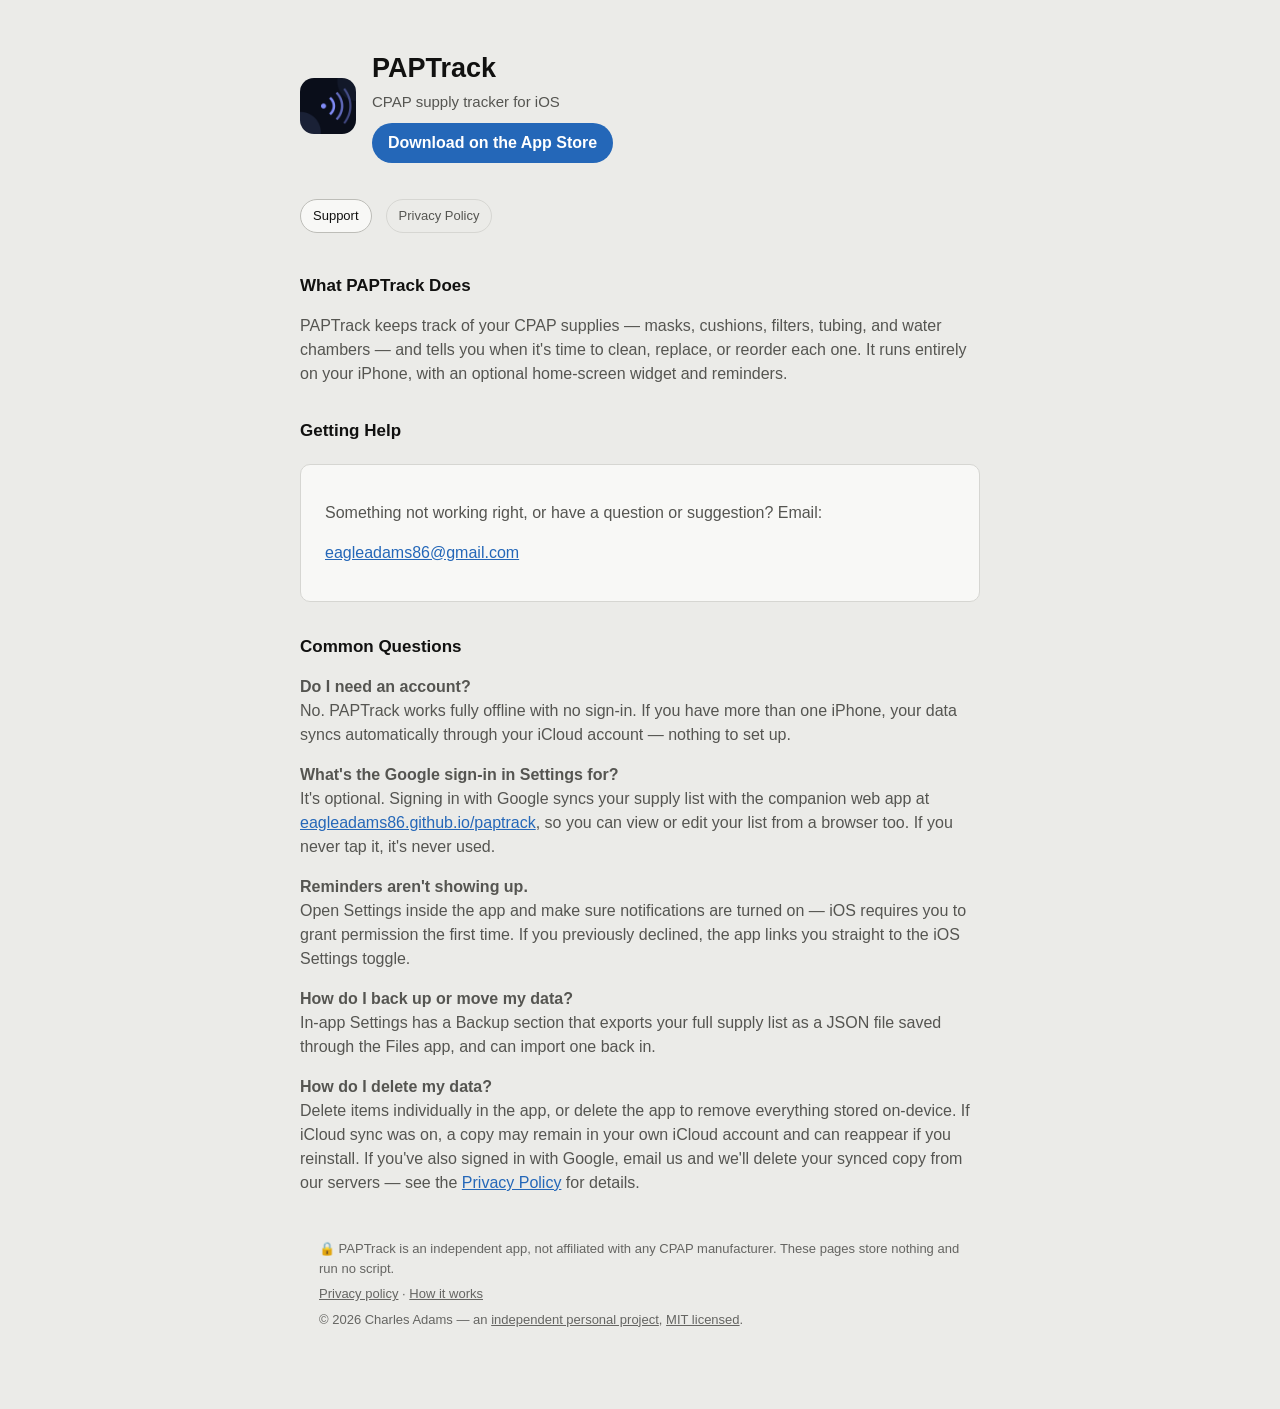
<file: index.html>
<!doctype html>
<html lang="en" data-theme="auto">
<head>
<meta charset="utf-8">
<meta name="viewport" content="width=device-width, initial-scale=1">
<!-- Every page on eagleadams86.github.io shares one browser origin with the
     other apps' saved data, so even a static page carries a CSP: no script at
     all, and styles and images only from this site. -->
<meta http-equiv="Content-Security-Policy" content="default-src 'none'; style-src 'self'; img-src 'self'; base-uri 'none'; form-action 'none'">
<title>PAPTrack — Support</title>
<link rel="icon" type="image/png" href="assets/icon.png">
<link rel="stylesheet" href="theme.css">
<link rel="stylesheet" href="style.css?v=7">
</head>
<body>
<div class="wrap">
  <header class="hero">
    <img src="assets/icon.png" alt="">
    <div>
      <h1>PAPTrack</h1>
      <p>CPAP supply tracker for iOS</p>
      <a class="store-link" href="https://apps.apple.com/us/app/paptrack-cpap-supply-tracker/id6793314905">Download on the App Store</a>
    </div>
  </header>

  <nav class="links">
    <a href="index.html" class="active" aria-current="page">Support</a>
    <a href="privacy.html">Privacy Policy</a>
  </nav>

  <!-- A real <main>, so the page's content is a landmark a screen reader can
       jump straight to — and so the <footer> below is genuinely the OTHER end
       of the document rather than the only landmark on a page with no main
       content. A <footer> nested in main/article/section is not contentinfo at
       all, which is why this closes before it and why .wrap stays an ordinary
       <div>. Both pages here, matching every sibling app. -->
  <main>

  <h2>What PAPTrack Does</h2>
  <p>PAPTrack keeps track of your CPAP supplies — masks, cushions, filters, tubing, and water chambers — and tells you when it's time to clean, replace, or reorder each one. It runs entirely on your iPhone, with an optional home-screen widget and reminders.</p>

  <h2>Getting Help</h2>
  <div class="card">
    <p>Something not working right, or have a question or suggestion? Email:</p>
    <p><a href="mailto:eagleadams86@gmail.com">eagleadams86@gmail.com</a></p>
  </div>

  <h2>Common Questions</h2>

  <p><strong>Do I need an account?</strong><br>
  No. PAPTrack works fully offline with no sign-in. If you have more than one iPhone, your data syncs automatically through your iCloud account — nothing to set up.</p>

  <p><strong>What's the Google sign-in in Settings for?</strong><br>
  It's optional. Signing in with Google syncs your supply list with the companion web app at <a href="https://eagleadams86.github.io/paptrack/">eagleadams86.github.io/paptrack</a>, so you can view or edit your list from a browser too. If you never tap it, it's never used.</p>

  <p><strong>Reminders aren't showing up.</strong><br>
  Open Settings inside the app and make sure notifications are turned on — iOS requires you to grant permission the first time. If you previously declined, the app links you straight to the iOS Settings toggle.</p>

  <p><strong>How do I back up or move my data?</strong><br>
  In-app Settings has a Backup section that exports your full supply list as a JSON file saved through the Files app, and can import one back in.</p>

  <p><strong>How do I delete my data?</strong><br>
  Delete items individually in the app, or delete the app to remove everything stored on-device. If iCloud sync was on, a copy may remain in your own iCloud account and can reappear if you reinstall. If you've also signed in with Google, email us and we'll delete your synced copy from our servers — see the <a href="privacy.html">Privacy Policy</a> for details.</p>

  </main>

  <!-- The footer every public page in this account carries. The repo link is
       labelled "How it works" family-wide, and the authorship line is the one
       the sibling apps carry, verbatim. .meta draws the separator rule above
       it; .meta.plain is the same ink without a second rule. -->
  <footer>
    <div class="footnotes">
      <p class="privacy" id="privacyNote">🔒 PAPTrack is an independent app, not affiliated with
        any CPAP manufacturer. These pages store nothing and run no script.</p>
      <p class="privacy privacy-links"><a href="privacy.html">Privacy policy</a> &middot;
        <a href="https://github.com/eagleadams86/paptrack-support" target="_blank" rel="noopener noreferrer">How it works</a></p>
      <p class="privacy privacy-links">&copy; 2026 Charles Adams — an
        <a href="https://github.com/eagleadams86/paptrack-support/blob/main/NOTICE"
           target="_blank" rel="noopener noreferrer">independent personal project</a>,
        <a href="https://github.com/eagleadams86/paptrack-support/blob/main/LICENSE"
           target="_blank" rel="noopener noreferrer">MIT licensed</a>.</p>
    </div>
  </footer>
</div>
</body>
</html>
</file>
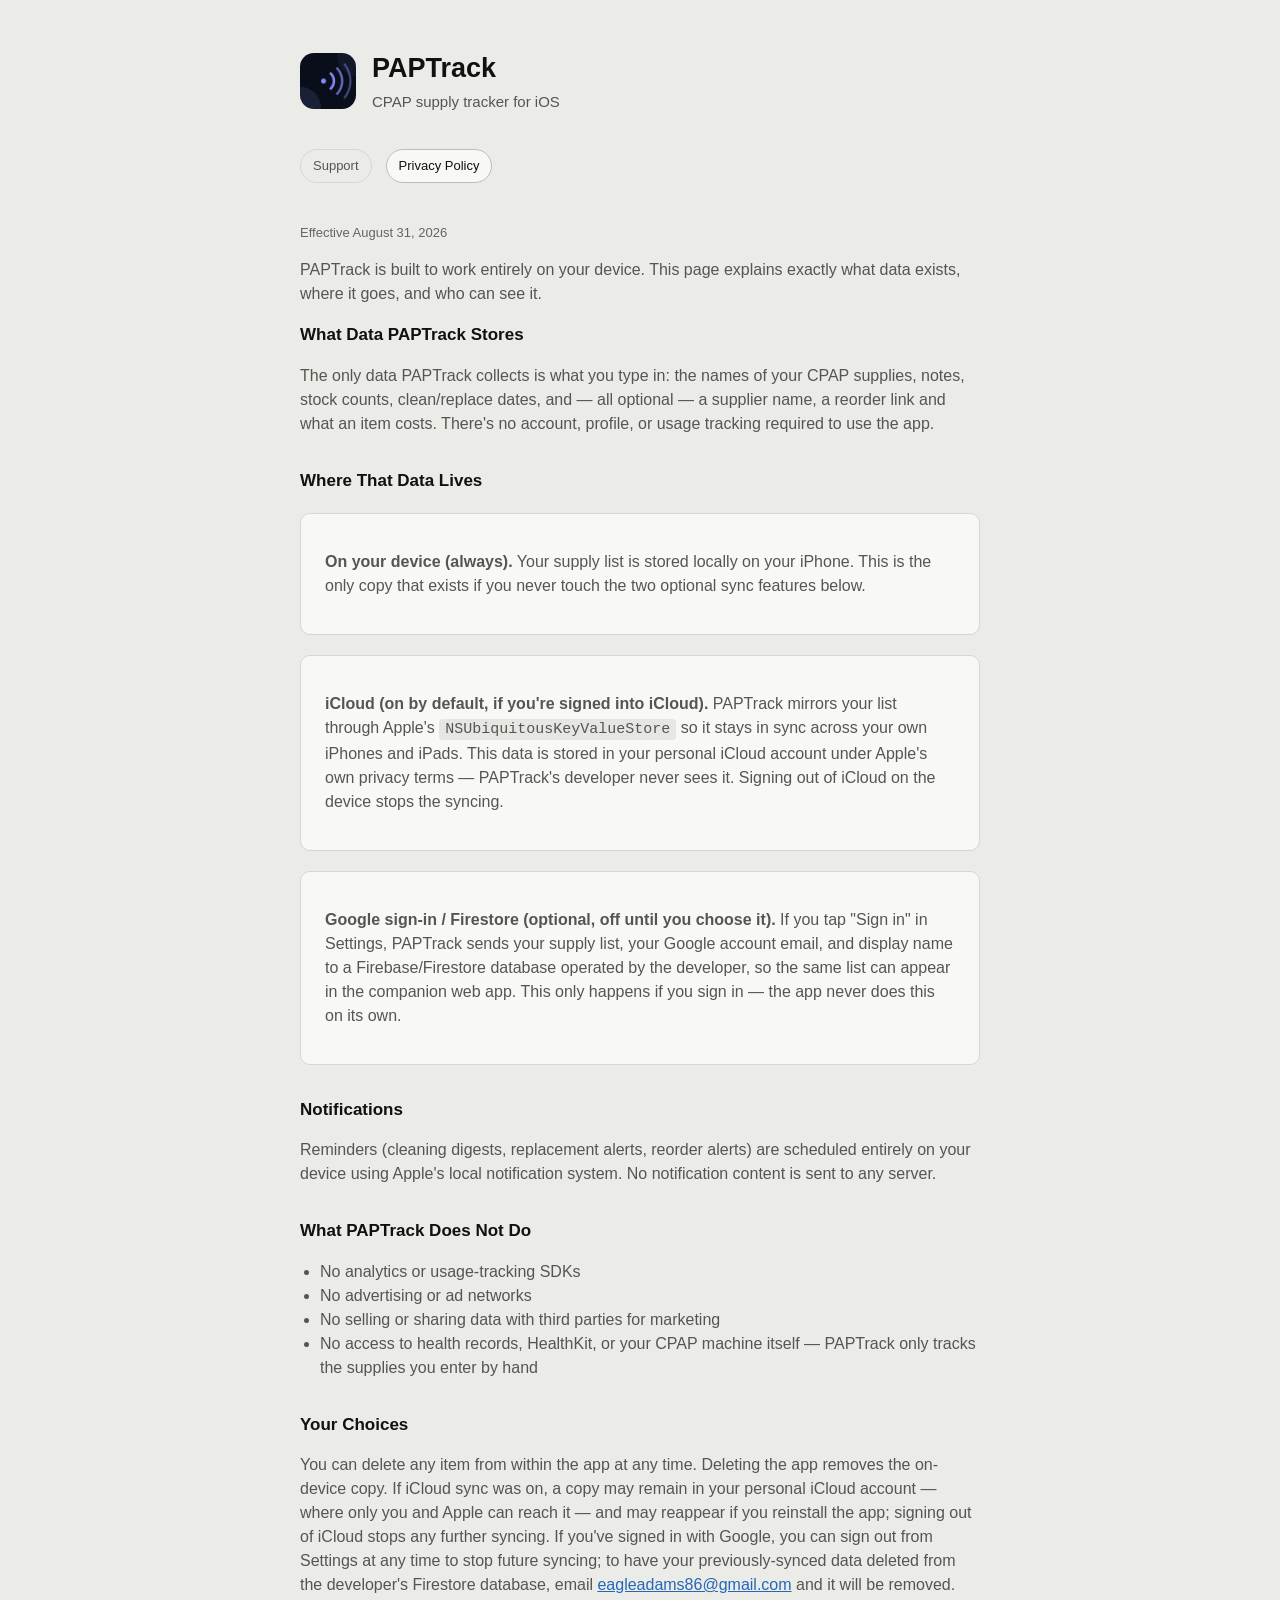
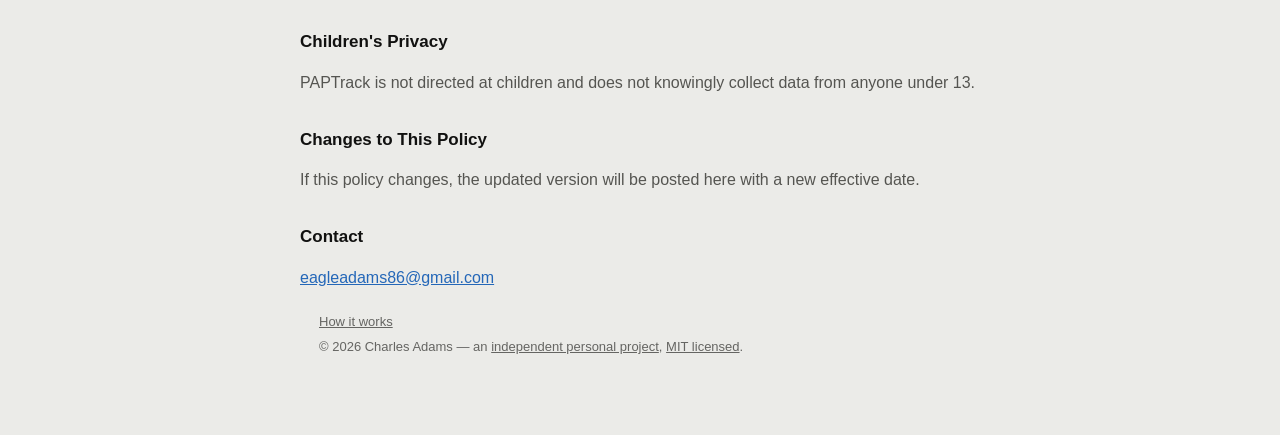
<file: privacy.html>
<!doctype html>
<html lang="en" data-theme="auto">
<head>
<meta charset="utf-8">
<meta name="viewport" content="width=device-width, initial-scale=1">
<!-- Same CSP as index.html — see the note there. -->
<meta http-equiv="Content-Security-Policy" content="default-src 'none'; style-src 'self'; img-src 'self'; base-uri 'none'; form-action 'none'">
<title>PAPTrack — Privacy Policy</title>
<link rel="icon" type="image/png" href="assets/icon.png">
<link rel="stylesheet" href="theme.css">
<link rel="stylesheet" href="style.css?v=7">
</head>
<body>
<div class="wrap">
  <header class="hero">
    <img src="assets/icon.png" alt="">
    <div>
      <h1>PAPTrack</h1>
      <p>CPAP supply tracker for iOS</p>
    </div>
  </header>

  <nav class="links">
    <a href="index.html">Support</a>
    <a href="privacy.html" class="active" aria-current="page">Privacy Policy</a>
  </nav>

  <!-- A real <main>, for the same reason as index.html beside it — see the note
       there. The effective date belongs inside it: it qualifies the policy. -->
  <main>

  <p class="meta plain">Effective August 31, 2026</p>

  <p>PAPTrack is built to work entirely on your device. This page explains exactly what data exists, where it goes, and who can see it.</p>

  <h2>What Data PAPTrack Stores</h2>
  <p>The only data PAPTrack collects is what you type in: the names of your CPAP supplies, notes, stock counts, clean/replace dates, and — all optional — a supplier name, a reorder link and what an item costs. There's no account, profile, or usage tracking required to use the app.</p>

  <h2>Where That Data Lives</h2>
  <div class="card">
    <p><strong>On your device (always).</strong> Your supply list is stored locally on your iPhone. This is the only copy that exists if you never touch the two optional sync features below.</p>
  </div>
  <div class="card">
    <p><strong>iCloud (on by default, if you're signed into iCloud).</strong> PAPTrack mirrors your list through Apple's <code>NSUbiquitousKeyValueStore</code> so it stays in sync across your own iPhones and iPads. This data is stored in your personal iCloud account under Apple's own privacy terms — PAPTrack's developer never sees it. Signing out of iCloud on the device stops the syncing.</p>
  </div>
  <div class="card">
    <p><strong>Google sign-in / Firestore (optional, off until you choose it).</strong> If you tap "Sign in" in Settings, PAPTrack sends your supply list, your Google account email, and display name to a Firebase/Firestore database operated by the developer, so the same list can appear in the companion web app. This only happens if you sign in — the app never does this on its own.</p>
  </div>

  <h2>Notifications</h2>
  <p>Reminders (cleaning digests, replacement alerts, reorder alerts) are scheduled entirely on your device using Apple's local notification system. No notification content is sent to any server.</p>

  <h2>What PAPTrack Does Not Do</h2>
  <ul>
    <li>No analytics or usage-tracking SDKs</li>
    <li>No advertising or ad networks</li>
    <li>No selling or sharing data with third parties for marketing</li>
    <li>No access to health records, HealthKit, or your CPAP machine itself — PAPTrack only tracks the supplies you enter by hand</li>
  </ul>

  <h2>Your Choices</h2>
  <p>You can delete any item from within the app at any time. Deleting the app removes the on-device copy. If iCloud sync was on, a copy may remain in your personal iCloud account — where only you and Apple can reach it — and may reappear if you reinstall the app; signing out of iCloud stops any further syncing. If you've signed in with Google, you can sign out from Settings at any time to stop future syncing; to have your previously-synced data deleted from the developer's Firestore database, email <a href="mailto:eagleadams86@gmail.com">eagleadams86@gmail.com</a> and it will be removed.</p>

  <h2>Children's Privacy</h2>
  <p>PAPTrack is not directed at children and does not knowingly collect data from anyone under 13.</p>

  <h2>Changes to This Policy</h2>
  <p>If this policy changes, the updated version will be posted here with a new effective date.</p>

  <h2>Contact</h2>
  <p><a href="mailto:eagleadams86@gmail.com">eagleadams86@gmail.com</a></p>

  </main>

  <!-- The footer every public page in this account carries — the same one
       index.html has, without the "not affiliated" line, which belongs beside
       the app description rather than beside a policy. -->
  <footer>
  <div class="footnotes">
    <!-- NO privacy link here, unlike the app's own footer — you are standing on
         that page. That absence is asserted by the suite, not merely omitted. -->
    <p class="privacy privacy-links"><a href="https://github.com/eagleadams86/paptrack-support" target="_blank" rel="noopener noreferrer">How it works</a></p>
    <p class="privacy privacy-links">&copy; 2026 Charles Adams — an
      <a href="https://github.com/eagleadams86/paptrack-support/blob/main/NOTICE"
         target="_blank" rel="noopener noreferrer">independent personal project</a>,
      <a href="https://github.com/eagleadams86/paptrack-support/blob/main/LICENSE"
         target="_blank" rel="noopener noreferrer">MIT licensed</a>.</p>
  </div>
</footer>
</div>
</body>
</html>
</file>
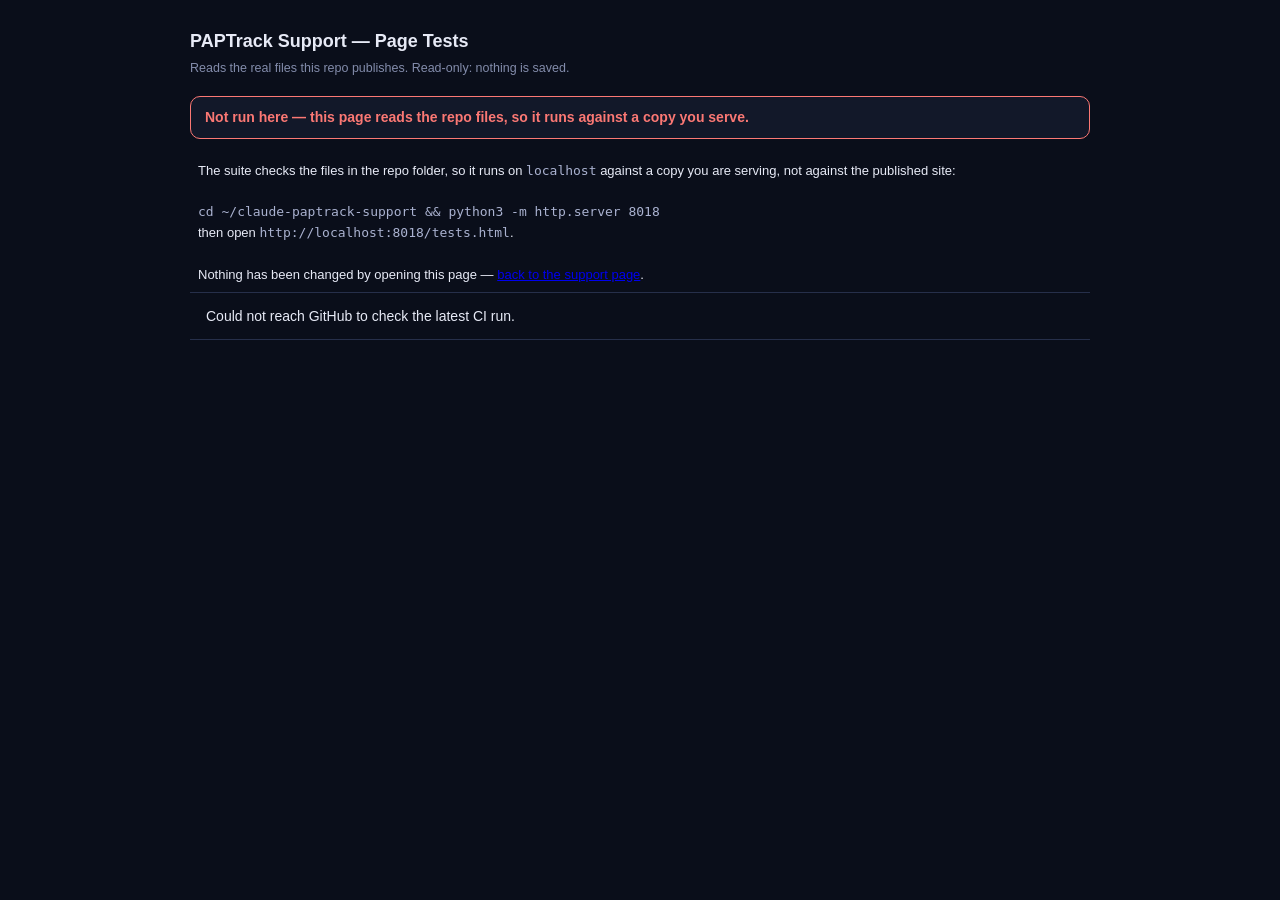
<file: tests.html>
<!DOCTYPE html>
<html lang="en" data-theme="midnight">
<head>
<meta charset="utf-8">
<!-- api.github.com is the CI-scorecard line at the foot of this file, and the
     only off-origin host any page in this repo names. It is here because this
     page is published beside the ones it tests and refuses to RUN there, so
     without it a reader on the live site is told the suite cannot run and
     nothing at all about whether it passes. One public, unauthenticated read of
     a workflow's run list, from a dev page that already runs script. Every
     sibling repo's suite names the same host for the same line. -->
<meta http-equiv="Content-Security-Policy" content="default-src 'none'; script-src 'unsafe-inline'; style-src 'unsafe-inline'; img-src 'self'; connect-src 'self' https://api.github.com; base-uri 'none'; form-action 'none'">
<meta name="viewport" content="width=device-width, initial-scale=1.0">
<title>PAPTrack Support — Tests</title>
<style>
  /* Dev-only page. This repo has no app logic to test — its whole job is holding
     three things that keep GitHub Pages honest (`.nojekyll`, `index.html`, and a
     CSP on every page), so the suite reads the files and asserts on their text
     rather than booting anything. That is also why there is no hidden iframe
     here, unlike the sibling repos' suites.

     Serve over http://localhost (python3 -m http.server 8018), then open
     http://localhost:8018/tests.html. Read-only: nothing here writes anything.
     Colours are the Midnight palette from the theme pack (dev page, hardcoded —
     this page must keep working even if theme.css is the thing that broke). */
  body { background: #0a0e1a; color: #e7eaf6; margin: 0;
         font: 14px/1.5 -apple-system, BlinkMacSystemFont, "Segoe UI", sans-serif; }
  .wrap { max-width: 900px; margin: 0 auto; padding: 28px 20px 60px; }
  h1 { font-size: 18px; margin: 0 0 4px; }
  .sub { color: #838cab; font-size: 12.5px; margin: 0 0 18px; }
  #summary { font-weight: 600; padding: 10px 14px; border-radius: 10px; margin-bottom: 16px;
             border: 1px solid #262f4a; background: #121829; }
  #summary.ok  { color: #72fe84; border-color: #72fe84; }
  #summary.bad { color: #fb7874; border-color: #fb7874; }
  table { width: 100%; border-collapse: collapse; font-size: 13px; }
  td { padding: 6px 8px; border-bottom: 1px solid #262f4a; vertical-align: top; }
  td.st { width: 28px; font-weight: 700; }
  tr.pass td.st { color: #72fe84; }
  tr.fail td.st { color: #fb7874; }
  tr.fail td.msg { color: #fb7874; }
  .msg { color: #838cab; font-size: 12px; white-space: pre-wrap; }
  .group td { padding-top: 16px; font-size: 11px; font-weight: 600; letter-spacing: .06em;
              text-transform: uppercase; color: #838cab; border-bottom-color: #374163; }
  code { color: #aab2d0; }
</style>
</head>
<body>
<div class="wrap">
  <h1>PAPTrack Support — Page Tests</h1>
  <p class="sub">Reads the real files this repo publishes. Read-only: nothing is saved.</p>
  <div id="summary">Loading files…</div>
  <table><tbody id="out"></tbody></table>
</div>

<script>
'use strict';

/* ── The pages this repo publishes ──────────────────────────────────────────
   Hard-coded, and it has to be: a browser cannot list a directory it is served
   from, and `index.html` means the server never offers one. ADD A NEW PAGE HERE
   when you add the file — otherwise it ships with no CSP check at all, which is
   the exact hole this suite exists to close. */
const PAGES = ['index.html', 'privacy.html'];
const APP_ID = 'id6793314905';
const STORE = 'https://apps.apple.com/us/app/paptrack-cpap-supply-tracker/' + APP_ID;

const SRC = {};              // filename -> text, filled by loadSources()
let NOJEKYLL = null;         // null = not fetched, string = its contents
let THEME = '';
let STYLE = '';

const TESTS = [];
function group(name) { TESTS.push({ group: name }); }
function t(name, fn) { TESTS.push({ name, fn }); }
/* `detail` is the value that FAILED, not more prose: `ok(w <= pin, 'it fits',
   w + 'px')` says what was expected and then shows what was actually there.
   Every suite in the family takes three arguments now (2026-08-26). It was two
   here, and a call site passing a third had its diagnostic silently dropped —
   the assertion still failed correctly, it just refused to say what it saw.
   CodeQL's js/superfluous-trailing-arguments caught it three separate times in
   one day, in three different repos, which is what settled the signature. */
function ok(cond, note, detail) {
  if (cond) return;
  throw new Error((note || 'expected truthy')
    + (detail === undefined ? '' : ' \u2014 got ' + detail));
}
/* ── The completeness floor ─────────────────────────────────────────────────
   "Everything that ran passed" is only half an answer. Nothing above counts the
   tests, so a group deleted by accident — or a `PAGES.forEach` that ends up
   iterating nothing — takes its tests out of the suite silently, and the page
   and CI both go on reporting green over whatever is left. CI checks the words
   `All N tests pass` and has never cared what N is.

   This is what makes the count itself an assertion. It is the number the suite
   registers today, so ADDING a test never fails the build; removing one does,
   which is the moment to ask whether it should have gone. Lower it deliberately
   when a test is deliberately retired. */
const EXPECTED = 37;
function eq(actual, expected, note) {
  const a = JSON.stringify(actual), e = JSON.stringify(expected);
  if (a !== e) throw new Error((note ? note + ': ' : '') + 'expected ' + e + ', got ' + a);
}
/* HTML comments explain things by naming them — including the very hosts and
   tags these tests forbid. Strip them before asserting, or the prose fails the
   test it is describing.

   Looped until the string stops changing, rather than a single .replace(). One
   pass over a multi-character delimiter can leave a NEW opener behind that the
   pass already went past — `<` `!--` `<` `!--` `--` `>` collapses to a live
   `<` `!--` on the way out — so a single pass is only as good as the input is
   well-formed. CodeQL's js/incomplete-multi-character-sanitization flagged
   exactly this within an hour of code scanning being switched on here, which is
   a fair advertisement for having switched it on. The stakes are low (this
   helper reads local repo files to assert on them, it does not sanitize
   anything a browser will render) but a test that can be fooled about what is
   commented out is a test that can miss a live off-origin script, so it is
   worth doing properly. */
const stripComments = (s) => {
  let out = s, prev;
  do { prev = out; out = out.replace(/<!--[\s\S]*?-->/g, ''); } while (out !== prev);
  return out;
};
const csp = (s) => (stripComments(s)
  .match(/http-equiv="Content-Security-Policy"\s+content="([^"]+)"/) || [])[1] || '';

group('The three files that keep GitHub Pages honest');
t('.nojekyll exists — without it Pages renders every .md as a page of its own', () => {
  ok(NOJEKYLL !== null,
     '.nojekyll is missing. Pages then Jekyll-renders README.md into a CSP-less page '
     + 'that pulls a script from cdnjs — on the origin that also holds the work apps\' '
     + 'data. This is the 2026-08-18 incident, exactly.');
});
t('.nojekyll is empty — its presence is the whole signal', () => {
  ok(NOJEKYLL !== null, 'skipped — .nojekyll is missing; see the test above');
  eq(NOJEKYLL.trim(), '', 'anything in this file is a misunderstanding of what it does');
});
t('index.html exists, so the site root is never README.md', () => {
  ok(SRC['index.html'], 'index.html is missing — Pages would serve a rendering of README.md');
  ok(/<!doctype html>/i.test(SRC['index.html']), 'and it is a real hand-written page');
});
t('neither page is a Jekyll rendering', () => {
  PAGES.forEach((f) => {
    const body = stripComments(SRC[f]);
    ok(csp(SRC[f]), f + ': a Jekyll rendering would carry no CSP at all');
    /* `<!-{2}` written that way on purpose — see the note in the prototypes suite;
       spelled out it would be an unbalanced comment opener inside this script and
       the whole file would silently stop executing. */
    ok(!/jekyll|<!-{2}\s*Generated by/i.test(body), f + ': generator fingerprint');
  });
});

group('Every page carries a Content-Security-Policy');
PAGES.forEach((f) => {
  t(f + ' has a CSP meta tag', () => {
    ok(csp(SRC[f]), 'no Content-Security-Policy on ' + f);
  });
  t(f + ' locks the three defaults down', () => {
    const c = csp(SRC[f]);
    ok(/default-src 'none'/.test(c), "default-src 'none' on " + f);
    ok(/base-uri 'none'/.test(c), "base-uri 'none' on " + f);
    ok(/form-action 'none'/.test(c), "form-action 'none' on " + f);
  });
  t(f + "'s CSP names no off-origin host", () => {
    ok(!/https?:\/\//.test(csp(SRC[f])), 'a CSP here must admit nothing external');
  });
});
t('both pages carry the SAME policy — one site, one guarantee', () => {
  eq(csp(SRC['privacy.html']), csp(SRC['index.html']),
     'the two pages have drifted apart; privacy.html says it uses "the same CSP as index.html"');
});

group('No script at all — and the CSP is what keeps it that way');
PAGES.forEach((f) => {
  t(f + ' contains no script element', () => {
    ok(!/<script/i.test(stripComments(SRC[f])),
       f + ' has a <script>, and the CSP has no script-src — it would be dead code');
  });
});
t('and no CSP here grants script-src, which is what makes that permanent', () => {
  PAGES.forEach((f) => {
    ok(!/script-src/.test(csp(SRC[f])),
       f + "'s CSP grew a script-src. If the page genuinely needs script now that is a "
       + 'deliberate decision — this test exists so it cannot happen by accident with '
       + 'the script silently blocked.');
  });
});

group('No inline style — style-src is \'self\' with no unsafe-inline');
/* README.md states this rule in so many words: "no inline style=… attributes
   here: put the rule in style.css (see .meta.plain) or the CSP will block it."
   It is the nastiest failure mode on this site, because a blocked inline style
   does not error — the page just quietly renders wrong. */
PAGES.forEach((f) => {
  t(f + ' has no inline style= attribute', () => {
    const s = stripComments(SRC[f]);
    const hits = s.match(/\sstyle="[^"]*"/gi) || [];
    eq(hits, [], f + ': the CSP has no \'unsafe-inline\', so these are silently dropped');
  });
  t(f + ' has no <style> block either', () => {
    ok(!/<style[\s>]/i.test(stripComments(SRC[f])),
       f + ': same reason — style-src is \'self\', so an inline block never applies');
  });
});

group('No third-party anything — the shared-origin rule');
PAGES.forEach((f) => {
  t(f + ' loads no off-origin script, style, image or font', () => {
    const s = stripComments(SRC[f]);
    const links = s.match(/<link\b[^>]*>/gi) || [];
    links.forEach((tag) => {
      /* rel=canonical and rel=alternate are metadata, not subresources: nothing
         is fetched and nothing executes. Everything else a <link> can do
         (stylesheet, icon, preload, prefetch) fetches, and stays on this site. */
      if (/\brel="(canonical|alternate)"/i.test(tag)) return;
      ok(!/href="https?:\/\//i.test(tag), 'off-origin <link> in ' + f + ': ' + tag);
    });
    ok(!/\bsrc="https?:\/\//i.test(s), 'off-origin src= in ' + f);
    ok(!/@import\s+url\(\s*['"]?https?:/i.test(s), '@import from another host in ' + f);
  });
});
t('style.css pulls nothing from another host either', () => {
  /* Guarded before the negations. Every assertion below is a NOT, and a NOT over
     an empty string passes — a file that failed to load would report green here. */
  ok(STYLE, 'style.css did not load — the negation below would pass on an empty string');
  ok(!/@import|url\(\s*['"]?https?:/i.test(STYLE), 'style.css reaches off-origin');
});

group('The shared palette — linked, and not re-invented locally');
PAGES.forEach((f) => {
  t(f + ' links theme.css BEFORE style.css', () => {
    const s = SRC[f];
    const theme = s.indexOf('href="theme.css"');
    const style = s.indexOf('href="style.css');
    ok(theme !== -1, f + ' does not link theme.css');
    ok(style !== -1, f + ' does not link style.css');
    ok(theme < style,
       f + ': style.css must come after theme.css — it layers on top of the tokens, '
       + 'and reversing them lets the palette win over this site\'s own layout');
  });
});
t('theme.css is the pack file, with all four themes', () => {
  ok(/GENERATED by build\.py/.test(THEME), 'theme.css is not the generated pack file');
  ['dark', 'light', 'sepia', 'auto'].forEach((th) =>
    ok(THEME.includes('[data-theme="' + th + '"]'), th + ' is missing from theme.css'));
});
t('every page opens on the family default, auto', () => {
  /* This site has no picker and saves nothing, so <html> is the WHOLE of its theme —
     there is no boot script to correct it a moment later. It had no data-theme at all
     until 2026-08-22, which meant it took :root's midnight whatever the reader's system
     said, while the app it supports followed it. The family default moved to auto on
     that date and this moved with it. */
  PAGES.forEach((f) => {
    ok(/<html[^>]*\sdata-theme="auto"/.test(SRC[f]),
      f + ' must carry data-theme="auto" on <html>, or it opens midnight on a light system '
      + 'while PAPTrack itself opens light');
  });
});
t('style.css holds layout only — no colour of its own', () => {
  /* The drift check. Shadows and rings are neutrals, allowed family-wide; a hex
     or an rgb() colour is a palette value and belongs in the pack. */
  ok(STYLE, 'style.css did not load — both checks below pass on an empty string');
  /* No box-shadow exemption any more: the family dropped elevation shadows on
     2026-08-23, so a `box-shadow` here would be both a new colour literal AND a
     new shadow, and this check should see it. */
  const body = STYLE.replace(/\/\*[\s\S]*?\*\//g, '');
  eq(body.match(/#[0-9a-fA-F]{3,8}\b/g) || [], [],
     'style.css hard-codes a colour instead of using a var(--…) token');
  eq(body.match(/rgba?\([0-9]/g) || [], [],
     'style.css hard-codes a colour instead of using a var(--…) token');
});
t('the pages hard-code no colour either', () => {
  PAGES.forEach((f) => {
    eq(stripComments(SRC[f]).match(/#[0-9a-fA-F]{3,8}\b/g) || [], [],
       f + ' hard-codes a colour instead of using a var(--…) token');
  });
});

group('The cache-buster on style.css');
t('both pages ask for the same version of style.css', () => {
  const v = (f) => (SRC[f].match(/href="style\.css\?v=(\d+)"/) || [])[1];
  ok(v('index.html'), 'index.html has no ?v= on style.css — a change would stay cached');
  eq(v('privacy.html'), v('index.html'),
     'the two pages ask for different versions of style.css; one of them will render stale');
});

group('What an App Store support page has to carry');
t('the store link points at the published app', () => {
  const s = SRC['index.html'];
  ok(s.includes(STORE), 'the App Store link is missing or points elsewhere');
  ok(s.includes(APP_ID), 'the app id must match the one in README.md');
});
t('each page links the other, so support and privacy are always reachable', () => {
  ok(SRC['index.html'].includes('href="privacy.html"'), 'index.html does not link the policy');
  ok(SRC['privacy.html'].includes('href="index.html"'), 'privacy.html does not link back');
});
t('both pages carry How it works, the copyright and the licence line', () => {
  PAGES.forEach((f) => {
    const s = SRC[f];
    ok(/>How it works<\/a>/.test(s), f + ': the repo link is labelled "How it works" family-wide');
    ok(s.includes('href="https://github.com/eagleadams86/paptrack-support"'),
       f + ': and points at this repo');
    ok(/MIT licensed/.test(s), f + ': the MIT authorship line');
    ok(/&copy; 2026 Charles Adams/.test(s), f + ': the copyright line');
  });
});
group('Landmarks — a real main, and a real footer after it');
/* Added 2026-08-21. Both pages had a <header>, a <nav> and then loose prose:
   no <main> at all, and a footer that was a styled <div>. A screen reader's
   landmark list is how a reader skips a page's furniture, and with no main
   there was nothing to skip TO. Same pair, same order, as every sibling app's
   privacy page. Comments are stripped first: the notes beside both elements
   name them in prose, so a page that lost the element and kept the note would
   otherwise still pass — which is the one way this could rot. */
PAGES.forEach((f) => {
  t(f + ' has a real <main>', () => {
    ok(/<main>/.test(stripComments(SRC[f])),
       f + ': no main landmark, so contentinfo would be the only one on the page');
  });
  t(f + ' has a real <footer>, and main closes before it', () => {
    const bare = stripComments(SRC[f]);
    ok(/<footer>/.test(bare),
       f + ': the footer is a styled <div> — that is not a contentinfo landmark');
    ok(bare.indexOf('</main>') < bare.indexOf('<footer>'),
       f + ': a <footer> inside main is not contentinfo at all');
  });
});
t('the pages draw their own focus ring rather than the browser\'s', () => {
  /* style-src here is 'self' with no unsafe-inline, so this can only live in
     style.css — and the pack's token is the only colour it may use. */
  ok(/:focus-visible/.test(STYLE), 'style.css declares no :focus-visible rule at all');
  ok(/--focus-border/.test(STYLE),
     'and it must draw the ring from the pack token, not a colour of its own');
});

t('the privacy policy still promises deletion on request', () => {
  /* README.md points at a runbook in the private iOS repo that only makes sense
     while this promise is on the page. If the wording goes, that note goes too. */
  ok(/delete/i.test(SRC['privacy.html']), 'privacy.html no longer mentions deletion');
  ok(/eagleadams86@gmail\.com/.test(SRC['privacy.html']),
     'and it must give the address the promise is made against');
});


/* ── The scorecard, where the suite itself can't run ─────────────────────────
   Refusing to run and then saying nothing about whether the tests pass is half
   an answer: the question someone opens this page to ask is "is it green?".
   The same suite runs headless in CI on every push, so ask GitHub how that went
   and show it here. Nothing is booted and nothing is stored — it is one public,
   unauthenticated read of a workflow's run list. Same block, same wording, as
   every sibling repo's suite.
─────────────────────────────────────────────────────────────────────────── */
function showLatestRun() {
  const tr = document.createElement('tr');
  const td = document.createElement('td');
  td.colSpan = 3;
  td.style.cssText = 'font-size:14px;line-height:1.6;padding:12px 16px';
  td.textContent = 'Checking the latest CI run…';
  tr.appendChild(td);
  document.getElementById('out').appendChild(tr);

  fetch('https://api.github.com/repos/eagleadams86/paptrack-support/actions/workflows/tests.yml/runs?branch=main&per_page=1')
    .then((r) => (r.ok ? r.json() : Promise.reject(r.status)))
    .then((d) => {
      const run = d && d.workflow_runs && d.workflow_runs[0];
      if (!run) { td.textContent = 'No CI runs found for this repository yet.'; return; }
      const done = run.status === 'completed';
      const okRun = run.conclusion === 'success';
      tr.className = !done ? '' : (okRun ? 'pass' : 'fail');
      const when = run.updated_at ? new Date(run.updated_at).toLocaleString() : '';
      const sha = String(run.head_sha || '').slice(0, 7);
      /* Only ever build an <a> when the API really did hand back a GitHub https
         URL — the same guard the app uses for any URL out of an API. */
      const url = String(run.html_url || '');
      td.textContent = (!done ? '⏳ The latest run is still going'
        : okRun ? '✓ The full suite passed in CI' : '✕ The suite FAILED in CI')
        + (when ? ' — ' + when : '') + (sha ? ' · commit ' + sha : '') + '. ';
      if (/^https:\/\/github\.com\//.test(url)) {
        const a = document.createElement('a');
        a.href = url; a.rel = 'noopener noreferrer';
        a.textContent = 'Open the run for the full scorecard';
        td.appendChild(a);
      }
    })
    .catch(() => { td.textContent = 'Could not reach GitHub to check the latest CI run.'; });
}

/* ── Runner ───────────────────────────────────────────────────────────────── */
const LOCAL_HOSTS = ['localhost', '127.0.0.1', '[::1]'];

async function loadSources() {
  const grab = async (f) => {
    try { const r = await fetch(f); return r.ok ? await r.text() : null; }
    catch (e) { return null; }
  };
  await Promise.all(PAGES.map(async (f) => { SRC[f] = await grab(f); }));
  NOJEKYLL = await grab('.nojekyll');
  THEME = await grab('theme.css') || '';
  STYLE = await grab('style.css') || '';
}

window.addEventListener('load', async () => {
  if (!LOCAL_HOSTS.includes(location.hostname)) return refuse();
  await loadSources();
  run();
});

/* Two ways to land here, needing different sentences: the published site, and a
   file:// copy off disk, where fetch() of a sibling file is blocked outright so
   every test would fail for a reason that is not about the repo. */
function refuse() {
  const onDisk = location.protocol === 'file:';
  const s = document.getElementById('summary');
  s.className = 'bad';
  s.textContent = onDisk
    ? 'Not run from a file — this page needs a local server.'
    : 'Not run here — this page reads the repo files, so it runs against a copy you serve.';
  const tr = document.createElement('tr');
  const td = document.createElement('td');
  td.colSpan = 3;
  td.style.cssText = 'font-size:13px;line-height:1.6';
  td.innerHTML = (onDisk
    ? 'The suite fetches the pages to read them, and a browser blocks fetching a sibling '
      + 'file when the page is opened straight off disk. Serve the folder instead:'
    : 'The suite checks the files in the repo folder, so it runs on <code>localhost</code> '
      + 'against a copy you are serving, not against the published site:') +
    '<br><br><code>cd ~/claude-paptrack-support &amp;&amp; python3 -m http.server 8018</code><br>' +
    'then open <code>http://localhost:8018/tests.html</code>.<br><br>' +
    'Nothing has been changed by opening this page — <a href="index.html">back to the support page</a>.';
  tr.appendChild(td);
  document.getElementById('out').appendChild(tr);
  showLatestRun();
}

function run() {
  const missing = PAGES.filter((f) => !SRC[f]);
  if (missing.length) {
    /* A page that would not load is a SETUP problem or a deleted file, and
       without this every test about it throws its own confusing error. */
    const s = document.getElementById('summary');
    s.className = 'bad';
    s.textContent = 'Could not read: ' + missing.join(', ') + ' — is this folder being served?';
    document.getElementById('out').innerHTML =
      '<tr><td class="msg" style="white-space:normal;font-family:inherit;font-size:13px">'
      + 'Run <code>cd ~/claude-paptrack-support &amp;&amp; python3 -m http.server 8018</code> and open '
      + '<code>http://localhost:8018/tests.html</code>. If the server is running, the file is '
      + 'genuinely gone — which is itself the failure this suite is for.</td></tr>';
    return;
  }
  const out = document.getElementById('out');
  let pass = 0, fail = 0;
  for (const item of TESTS) {
    if (item.group) {
      const tr = document.createElement('tr');
      tr.className = 'group';
      tr.innerHTML = '<td colspan="3"></td>';
      tr.firstChild.textContent = item.group;
      out.appendChild(tr);
      continue;
    }
    const tr = document.createElement('tr');
    const st = document.createElement('td'); st.className = 'st';
    const name = document.createElement('td'); name.textContent = item.name;
    const msg = document.createElement('td'); msg.className = 'msg';
    try {
      item.fn();
      tr.className = 'pass'; st.textContent = '✓'; pass++;
    } catch (e) {
      tr.className = 'fail'; st.textContent = '✕'; msg.textContent = e.message; fail++;
    }
    tr.appendChild(st); tr.appendChild(name); tr.appendChild(msg);
    out.appendChild(tr);
  }
  /* The floor — see EXPECTED at the top of this file. Written as a row of its
     own so it reads like any other failure, and counted into `fail` so the
     summary goes red and CI's `All N tests pass` check does not match. */
  if (pass + fail < EXPECTED) {
    const tr = document.createElement('tr');
    tr.className = 'fail';
    const st = document.createElement('td'); st.className = 'st'; st.textContent = '\u2715';
    const name = document.createElement('td');
    name.textContent = 'the suite ran only ' + (pass + fail) + ' of at least '
      + EXPECTED + ' tests';
    const msg = document.createElement('td'); msg.className = 'msg';
    msg.textContent = 'tests have gone missing rather than failed, so a green result here '
      + 'would cover a fraction of the suite. If they were retired on purpose, lower '
      + 'EXPECTED to match.';
    tr.appendChild(st); tr.appendChild(name); tr.appendChild(msg);
    out.appendChild(tr);
    fail++;
  }
  const s = document.getElementById('summary');
  s.textContent = fail === 0 ? `All ${pass} tests pass` : `${fail} of ${pass + fail} tests FAILED`;
  s.className = fail === 0 ? 'ok' : 'bad';
  document.title = (fail === 0 ? '✓ ' : '✕ ') + document.title;
}
</script>
</body>
</html>
</file>
<file: theme.css>
/* ── GENERATED by build.py from tokens.json — DO NOT EDIT BY HAND ─────────────
   Canonical theme palette for all eagleadams86 apps (source of truth:
   github.com/eagleadams86/claude-theme-pack, local: ~/claude-theme-pack).

   Themes: midnight (the base palette, in :root), dark, light, sepia — selected with
   data-theme="…" on <html>. Every pair below clears WCAG AA; check_contrast.py
   in the pack is the gate. --text-hint sits at the 4.5:1 floor — never fade it
   further. To change ANYTHING here: edit tokens.json in the pack, rebuild,
   re-verify, then copy the generated file into each app.

   Every palette block below opens with `color-scheme` (rule 18), derived from
   that theme's `isLight` in tokens.json — so it follows the PALETTE and not the
   theme's name, and Sepia, a warm LIGHT theme, reads `light`. It is what the
   engine draws its OWN controls from: the calendar glyph inside a date field,
   number spinners, checkboxes, and the scrollbar rule 17 tints on top of it.
   Apps must NOT re-declare it in their own <style>; that is what it did until
   2026-09-12, and it was missing from ten pages.
──────────────────────────────────────────────────────────────────────────── */
:root {
  /* Midnight — the base palette: what :root is filled with, and what an
     unknown saved theme id falls back to. NOT the same as the default an app picks
     when nothing is saved, which is "auto" — see the [data-theme="auto"] block below. */
  color-scheme: dark;
  --bg: #0a0e1a;
  --surface: #121829;
  --surface-alt: #1b2238;
  --border: #262f4a;
  --border-strong: #374163;
  --text-primary: #e7eaf6;
  --text-secondary: #aab2d0;
  --text-muted: #838cab;
  --text-hint: #7f88a9;
  --accent: #818cf8;
  --on-accent: #0a0e1a;
  --accent-bg: #242b4a;
  --focus-border: #818cf8;
  --border-control: #5a6ba2;
  --ok: #72fe84;
  --warn: #efbe39;
  --serious: #f79b5c;
  --err: #fb7874;
  --ok-bg: #1e3635;
  --warn-bg: #322c1b;
  --serious-bg: #32241b;
  --err-bg: #321b1b;
  --btn-bg: #e7eaf6;
  --btn-text: #0a0e1a;
  --input-border: #5a6ba2;
  --spinner-track: #262f4a;
  --spinner-head: #7e87a8;
  --series-1: #999cea;
  --series-2: #ba8d12;
  --series-3: #54c693;
  --series-4: #cf5d9c;
  --series-5: #bd5a39;
  --radius: 10px;
  --radius-sm: 6px;
  --radius-pill: 999px;

  /* Type — web only. REM, off a 16px root, so browser zoom and a reader's own
     default text size both work with no help from the page (WCAG 1.4.4 Resize
     Text). A page that wants this has to leave the root alone: no `html {
     font-size: 14px }`, and no `maximum-scale=1` in the viewport meta, which
     takes pinch-zoom away from everyone and breaks the same criterion on a phone.

     The ramp is the 11/12/13/14/17/22/30px scale this pack shipped until
     2026-08-22, scaled by 16/13 and rounded to whole pixels at that root: same
     shape, base moved from 13px to 16px. The px equivalent is in each comment
     below, because that is the number an app author is picturing.

     Mobile deliberately does NOT get fixed sizes; see the role map in Theme.kt /
     Theme.swift, which maps these roles onto the platform's scaling text styles. */
  --font-sans: -apple-system, BlinkMacSystemFont, 'SF Pro Text', 'Segoe UI', Helvetica, Arial, sans-serif;
  --font-mono: ui-monospace, SFMono-Regular, Menlo, monospace;
  --fs-xs: 0.8125rem;        /*  13px · Chrome, labels, hints, captions, badges, footers, table headings */
  --fs-sm: 0.9375rem;        /*  15px · Table and list rows, toasts, secondary prose */
  --fs-base: 1rem;      /*  16px · Body text, prose, controls and buttons */
  --fs-md: 1.0625rem;        /*  17px · The app name, card headings, dialog headings */
  --fs-lg: 1.3125rem;        /*  21px · A heading that owns a whole panel — rare, most headings are md */
  --fs-xl: 1.6875rem;        /*  27px · Page titles, and the big figure on a summary tile */
  --fs-display: 2.3125rem;   /*  37px · The one hero figure on a page that has one */
  --fw-normal: 400;
  --fw-medium: 500;
  --fw-semibold: 600;
  --fw-bold: 700;
  --lh-tight: 1.25;
  --lh-base: 1.5;
  --lh-loose: 1.7;
  --ls-tight: -0.01em;
  --ls-label: 0.06em;

  /* Never set --text-muted, --text-hint below --fs-xs (13px), and never
     let that step itself fall under 12px. Both tiers sit at or near the 4.5:1
     contrast floor, and passing the contrast gate is not the same as being
     readable — check_contrast.py gates the second half of that. */

  /* Spacing — 2px steps to 8px, 4px to 16px, then 8px and up. */
  --sp-1: 2px;
  --sp-2: 4px;
  --sp-3: 6px;
  --sp-4: 8px;
  --sp-5: 12px;
  --sp-6: 16px;
  --sp-7: 24px;
  --sp-8: 32px;
  --sp-9: 48px;

  /* Back-compat aliases (old lottery/portfolio names) — defined once, track the
     active theme via var() */
  --bg-card: var(--surface);
  --bg-card-alt: var(--surface-alt);
  --surface2: var(--surface-alt);
  --border2: var(--border-strong);
  --text: var(--text-primary);
  --text2: var(--text-secondary);
  --text3: var(--text-muted);
  --green: var(--ok);
  --red: var(--err);
  --amber: var(--warn);
  --green-bg: var(--ok-bg);
  --red-bg: var(--err-bg);
  --amber-bg: var(--warn-bg);
  --unit-active-bg: var(--btn-bg);
  --unit-active-txt: var(--btn-text);
  --chart-tick: var(--text-muted);
  --chart-grid: var(--border);
}

[data-theme="dark"] {
  /* Dark */
  color-scheme: dark;
  --bg: #1e2026;
  --surface: #272a32;
  --surface-alt: #31353e;
  --border: #3a3e49;
  --border-strong: #4b505d;
  --text-primary: #eef0f5;
  --text-secondary: #adb1bd;
  --text-muted: #9a9da9;
  --text-hint: #999da8;
  --accent: #eef0f5;
  --on-accent: #1e2026;
  --accent-bg: #45474f;
  --focus-border: #eef0f5;
  --border-control: #747e92;
  --ok: #72fe84;
  --warn: #efbe39;
  --serious: #f79b5c;
  --err: #fb7874;
  --ok-bg: #2f443b;
  --warn-bg: #3a3423;
  --serious-bg: #3a2c23;
  --err-bg: #3a2323;
  --btn-bg: #eef0f5;
  --btn-text: #1e2026;
  --input-border: #747e92;
  --spinner-track: #3a3e49;
  --spinner-head: #9a9da9;
  --series-1: #999cea;
  --series-2: #ba8d12;
  --series-3: #54c693;
  --series-4: #cf5d9c;
  --series-5: #c56140;
}

[data-theme="light"] {
  /* Light */
  color-scheme: light;
  --bg: #ebebe8;
  --surface: #f8f8f6;
  --surface-alt: #e6e6e3;
  --border: #d6d6d2;
  --border-strong: #bdbdb8;
  --text-primary: #111110;
  --text-secondary: #555551;
  --text-muted: #656562;
  --text-hint: #676767;
  --accent: #2467b8;
  --on-accent: #ffffff;
  --accent-bg: #e9f0f9;
  --focus-border: #2467b8;
  --border-control: #84847c;
  --ok: #0a7462;
  --warn: #796607;
  --serious: #935931;
  --err: #8f1e2a;
  --ok-bg: #bcfee8;
  --warn-bg: #fff0b2;
  --serious-bg: #fff1e8;
  --err-bg: #ffc9bf;
  --btn-bg: #111110;
  --btn-text: #ffffff;
  --input-border: #84847c;
  --spinner-track: #d6d6d2;
  --spinner-head: #656562;
  --series-1: #276fa5;
  --series-2: #8d7803;
  --series-3: #009664;
  --series-4: #722460;
  --series-5: #8d3f24;
}

[data-theme="sepia"] {
  /* Sepia */
  color-scheme: light;
  --bg: #f3ead7;
  --surface: #fbf5e7;
  --surface-alt: #eee2c9;
  --border: #e0d3b4;
  --border-strong: #cbb992;
  --text-primary: #3a3020;
  --text-secondary: #5e5039;
  --text-muted: #6a5e46;
  --text-hint: #71644b;
  --accent: #3a3020;
  --on-accent: #fbf5e7;
  --accent-bg: #e2dbcd;
  --focus-border: #3a3020;
  --border-control: #977e49;
  --ok: #087256;
  --warn: #746206;
  --serious: #915430;
  --err: #8b232d;
  --ok-bg: #bcfee8;
  --warn-bg: #fff0b2;
  --serious-bg: #fee3d0;
  --err-bg: #ffc9bf;
  --btn-bg: #3a3020;
  --btn-text: #fbf5e7;
  --input-border: #977e49;
  --spinner-track: #e0d3b4;
  --spinner-head: #6a5e46;
  --series-1: #0f63ae;
  --series-2: #937b27;
  --series-3: #247e51;
  --series-4: #87366f;
  --series-5: #7b3015;
}

[data-theme="auto"] {
  /* Auto, resolved LIGHT — the reader's system is in light mode. Every value is
     the Light block above; nothing new is defined here. */
  color-scheme: light;
  --bg: #ebebe8;
  --surface: #f8f8f6;
  --surface-alt: #e6e6e3;
  --border: #d6d6d2;
  --border-strong: #bdbdb8;
  --text-primary: #111110;
  --text-secondary: #555551;
  --text-muted: #656562;
  --text-hint: #676767;
  --accent: #2467b8;
  --on-accent: #ffffff;
  --accent-bg: #e9f0f9;
  --focus-border: #2467b8;
  --border-control: #84847c;
  --ok: #0a7462;
  --warn: #796607;
  --serious: #935931;
  --err: #8f1e2a;
  --ok-bg: #bcfee8;
  --warn-bg: #fff0b2;
  --serious-bg: #fff1e8;
  --err-bg: #ffc9bf;
  --btn-bg: #111110;
  --btn-text: #ffffff;
  --input-border: #84847c;
  --spinner-track: #d6d6d2;
  --spinner-head: #656562;
  --series-1: #276fa5;
  --series-2: #8d7803;
  --series-3: #009664;
  --series-4: #722460;
  --series-5: #8d3f24;
}

@media (prefers-color-scheme: dark) {
  [data-theme="auto"] {
    /* Auto, resolved MIDNIGHT — the family default, which is what "the dark one"
       means here. Same specificity as the block above and later in the file, so
       it wins; no !important needed. */
    color-scheme: dark;
    --bg: #0a0e1a;
    --surface: #121829;
    --surface-alt: #1b2238;
    --border: #262f4a;
    --border-strong: #374163;
    --text-primary: #e7eaf6;
    --text-secondary: #aab2d0;
    --text-muted: #838cab;
    --text-hint: #7f88a9;
    --accent: #818cf8;
    --on-accent: #0a0e1a;
    --accent-bg: #242b4a;
    --focus-border: #818cf8;
    --border-control: #5a6ba2;
    --ok: #72fe84;
    --warn: #efbe39;
    --serious: #f79b5c;
    --err: #fb7874;
    --ok-bg: #1e3635;
    --warn-bg: #322c1b;
    --serious-bg: #32241b;
    --err-bg: #321b1b;
    --btn-bg: #e7eaf6;
    --btn-text: #0a0e1a;
    --input-border: #5a6ba2;
    --spinner-track: #262f4a;
    --spinner-head: #7e87a8;
    --series-1: #999cea;
    --series-2: #ba8d12;
    --series-3: #54c693;
    --series-4: #cf5d9c;
    --series-5: #bd5a39;
  }
}

/* Explicit selection of midnight needs no block: with no matching [data-theme]
   the :root values above already apply. Apps should normalize removed saved
   theme ids before setting data-theme: "slate" -> "dark" (same palette,
   renamed), anything else unknown -> "auto". "auto" IS a valid saved id (see
   the block above) and must not be normalized away.

   THE DEFAULT IS "auto" (2026-08-22): a reader who has never touched the picker
   gets Light on a light system and Midnight on a dark one, so an app writes
   data-theme="auto" when it finds nothing saved — and writes it in the markup
   too, so the page is still right if the boot script never runs. Midnight stays
   the base palette in :root and stays what Auto means by "dark"; what changed is
   only which id an app reaches for when the reader has expressed no preference. */

/* ── The real RULES in this file (five, plus rule 7c's font-smoothing pair) ──
   Everything above is custom properties; these are declarations that take
   effect on their own, and they are here because every app needs them and no
   app should have to remember them.

   iOS Safari (and Chrome on Android) inflates the font of a block it judges to
   be a wide column of small text — "font boosting" — only in LANDSCAPE, only
   for some blocks, and never for the headings, tiles or table cells beside
   them. These are UI-dense screens whose body text sits in full-width cards,
   which is precisely the shape the heuristic fires on (it fired hardest while
   --fs-base was 13px, and a 16px base makes it less likely, not impossible):
   Financial Plan's card intros rendered two or three times the size of the
   figures they introduced while everything around them stayed put.

   `100%`, NOT `none`: `none` also disables the reader's own text scaling in
   some engines, which is an accessibility setting rather than a bug — the same
   distinction rule 8 draws for mobile Dynamic Type.

   WEB ONLY, like the type scale, and for the same reason: there is no such
   knob on Theme.kt / Theme.swift and there must not be one. Platform text
   scaling on mobile is the setting to respect, not to switch off. Every web
   app links this file as of 2026-08-18; if one ever inlines its tokens
   instead, it needs the same two lines in its own <style>. */
html { -webkit-text-size-adjust: 100%; text-size-adjust: 100%; }

/* ── ...and rule 7c's font-smoothing pair, found the same way ────────────────
   TEXT RENDERED VISIBLY BOLDER IN FIVE APPS THAN IN THE OTHER THREE, at
   identical font-weights. Charles spotted it comparing PAPTrack's header with
   Sprint Predictability's on 2026-08-22 — "a couple of the apps still have
   bolder text" — and he was right, in a way no measurement taken up to that
   point could show: every control in both rows computed `font-weight: 400`.
   The difference was not the WEIGHT, it was the RASTERISATION.

   macOS renders text with subpixel antialiasing by default, which thickens
   glyph stems. On a dark background — which is what Midnight, the default
   theme, gives every one of these apps — that reads as noticeably heavier and
   slightly blurred. `antialiased` switches to grayscale, which is why it is the
   near-universal choice for dark UIs.

   Money Map, Sprint Predictability and Flow Metrics had carried it in their own
   body rules since long before this file existed; Golf Handicap, PAPTrack, the
   two lottery pages and the Task Dashboard never had it. Eight pages, two
   different renderings of the same 400-weight text, and nothing in any app's
   CSS that looked wrong on its own. It belongs HERE for the same reason the
   palette and the type ramp do: it is a property of the family, not of any one
   app, and no app should have to remember it.

   The Firefox/macOS counterpart comes with it. It does nothing anywhere else —
   both properties are no-ops off macOS, so this costs Windows and Android
   readers nothing.

   WEB ONLY. Theme.kt and Theme.swift must not gain an equivalent: both
   platforms already render text the way their own OS intends. */
html { -webkit-font-smoothing: antialiased; -moz-osx-font-smoothing: grayscale; }

/* ── ...and the second one, for the same reason ──────────────────────────────
   iOS Safari ZOOMS THE PAGE IN whenever a focused form control is under 16px.
   Body text was 13px (--fs-base) and controls inherit it, so every tap into a
   box zoomed the app: the page then sits wider than the screen — dialogs cut
   off at the right, the wrap's padding gone — and pinching back out lasts only
   until the next field is tapped. Found in an INSTALLED web app on an iPhone,
   where there is no browser chrome to make the zoom legible as zoom, and then
   found in all five web apps at once (2026-08-19).

   SINCE 2026-08-22 --fs-base IS 16px, so a control that simply inherits body
   text is already at the floor and this rule is a no-op for it. It stays, and
   it must: the rule is not "make the base 16px", it is "nothing a coarse
   pointer can focus may be under 16px", and the ramp still has four steps below
   base that an app is free to put on a control. A base that happens to clear
   the floor is a fact about today's tokens, not a guarantee.

   The fix has to be the FONT, not the viewport: `maximum-scale=1` /
   `user-scalable=no` stop it by taking pinch-zoom away from everyone, which is
   a real accessibility loss, and modern iOS ignores them anyway.

   This does NOT contradict rule 7's scale. The scale still governs what text
   READS at; 16px here is a floor iOS imposes on one interaction, on touch only.
   Nothing else moves, and no `--fs-*` step changed.

   `!important`, AND `html` prefixes. The first version of this rule shipped
   with the prefixes alone, on the reasoning that they beat a bare `select` in
   the app's own <style> further down the cascade — which they do — while still
   leaving an app free to override "where it really means to", the app then
   owning the re-assertion. That contract failed completely and silently.
   `html select` is specificity 0-0-2: it out-ranks an element selector and
   NOTHING else. Every app sizes its pickers with a class or an id — `.theme-sel`
   (0-1-0), `#teamSel, #themeSel` (1-0-0), `#shareLink` (1-0-0) — so all seven
   web apps kept zooming on iOS with this rule present and believed to be
   working (measured 2026-08-20, when the base was 13px: 13px pickers in five
   apps, an 11px share-link field in four, 12px controls in the lottery pages). A rule every app defeats
   by accident is not a rule, and "no app should have to remember it" above is
   the whole point of this file.

   So the floor is now non-negotiable on touch. An app that wants a smaller
   control cannot have one where a coarse pointer can focus it — that is the
   correct answer, not a limitation: below 16px iOS zooms the page, and no
   design intent survives that. Sizes on a mouse are untouched, which is where
   the chrome height actually reads.

   THE HALF OF THIS AN APP STILL OWES, and every one of them owed it for four
   days. A <button> raises no keyboard, so it is deliberately not in the list
   below and keeps whatever size the app gave it. Put a 16px picker beside a
   13px button — which is exactly what a header row is — and this rule makes
   them different sizes, and different heights with it, on touch and only on
   touch. Nothing in a desktop check can see it.

   So: AN APP THAT PINS A CHROME ROW HEIGHT MUST LET THAT ROW GROW ON TOUCH.
   The answer all six web apps carry, from 2026-08-23:

       @media (pointer: coarse) {
         :root { --chrome-h: 34px; }
         <that app's chrome buttons> { font-size: var(--fs-base); }
       }

   34px is not a new number: it is what 16px text measures in the 4px/9px box
   those rows already use — 24px line + 8px padding + 2px border — so the
   buttons and the natively-drawn pickers land on the same height without
   fighting each other. `--chrome-h` is an app-local token (each app declares
   its own, and Golf Handicap and the starter also size their `.icon-btn` row
   actions from it), which is why the rule lives in the apps and only its
   reasoning lives here. The cost is a sticky header about 4px taller per
   control row on a phone, and nothing at all on a mouse.

   Checkbox and radio are absent on purpose: they raise no keyboard, and sizing
   them here would be a visual change with no reason behind it. `select` IS
   present even though it raises no keyboard either — iOS zooms for its picker
   just the same, which the "only controls you type into" wording used to miss.

   WEB ONLY, like the rule above and the type scale — Theme.kt and Theme.swift
   must not gain an equivalent. */
@media (pointer: coarse) {
  html input[type=text], html input[type=number], html input[type=date],
  html input[type=month], html input[type=search], html input[type=tel],
  html input[type=url], html input[type=email], html input[type=password],
  html select, html textarea { font-size: 16px !important; }
}

/* ── ...and a third, from the same afternoon ─────────────────────────────────
   A DATE FIELD RENDERED 20px WIDER THAN THE COLUMN IT WAS GIVEN, in Sprint
   Predictability, PAPTrack and Golf Handicap at once, and only on iOS. Every
   app declares `* { box-sizing: border-box }`, so `width: 100%` on a field is
   meant to mean "the column, padding and border included". WebKit ignores that
   on a form control it is drawing NATIVELY: `input[type=date]` comes back
   `content-box` whatever the author stylesheet says — even an inline
   `box-sizing: border-box` on the element loses — so 100% became the column
   PLUS 18px of padding and 2px of border, and the box hung out over its
   neighbour and past the edge of the panel. Measured on iOS 27: a field in a
   145px column laid out at 165px, and 145px the moment appearance was off.

   Turning the native appearance off is what hands box-sizing back. It costs
   nothing that was wanted: these fields are already given the family's
   background, border and radius, and the native chrome was being painted over
   anyway. The picker still opens on tap and the value still reads as a
   formatted date — appearance governs the drawing, not the control.

   Only the date-ish types. `select` keeps its appearance because the arrow IS
   the affordance, and text and number inputs were never drawn natively enough
   for WebKit to override them.

   The reason it surfaced when it did is the rule above: at the 13px base of
   the time the same 20px overflow was there and read as a snug box, and at the
   16px touch floor the date text grew into the room the overflow was
   stealing. A bug this file uncovered is
   this file's to fix.

   WEB ONLY. */
input[type=date], input[type=month], input[type=week],
input[type=time], input[type=datetime-local] {
  -webkit-appearance: none; appearance: none;
}


/* ── ...and a fourth, for the medium the others forget ───────────────────────
   PRINTING. Every app in this family defaults to a dark palette, and a dark
   palette on paper is either a wall of ink or — because browsers drop
   backgrounds by default — pale grey text on white, which is worse. Nothing in
   an app can fix that on its own without inventing a print palette, and a
   palette invented in an app is exactly what this repo exists to prevent.

   So the palette below is LIGHT, copied verbatim from the Light theme. No new
   colour is defined here and none can be: the contrast gate already covers
   every value, and rule 5's count of four themes is untouched, because this is
   a fifth MEDIUM rather than a fifth theme.

   It leaves Light and Sepia alone. Both are already light, and Sepia is a
   deliberate choice of a paper-coloured screen — overriding it would be this
   file telling a reader their own answer was wrong. Only the dark ones are
   changed, which is the only case that was actually broken. "auto" needs no
   special case: in light mode it already IS these values, and in dark mode it
   is caught by the same selector.

   `:root:not(...)` out-ranks any app's own `[data-theme=...]` block (0-3-0
   against 0-1-0), which matters because several apps re-declare a token or two
   in their own <style> AFTER linking this file.

   WEB ONLY, like the three rules above. */
@media print {
  :root:not([data-theme="light"]):not([data-theme="sepia"]) {
    /* `color-scheme: light` comes down with the palette below (rule 18) — form
       controls, scrollbars and the like are drawn by the engine off it rather
       than off the tokens, and a dark one puts dark chrome on white paper. This
       selector is 0-3-0, so it out-ranks both the theme blocks and Auto's media
       query and the sheet still prints light whatever is on screen. */
    color-scheme: light;
    --bg: #ebebe8;
    --surface: #f8f8f6;
    --surface-alt: #e6e6e3;
    --border: #d6d6d2;
    --border-strong: #bdbdb8;
    --text-primary: #111110;
    --text-secondary: #555551;
    --text-muted: #656562;
    --text-hint: #676767;
    --accent: #2467b8;
    --on-accent: #ffffff;
    --accent-bg: #e9f0f9;
    --focus-border: #2467b8;
    --border-control: #84847c;
    --ok: #0a7462;
    --warn: #796607;
    --serious: #935931;
    --err: #8f1e2a;
    --ok-bg: #bcfee8;
    --warn-bg: #fff0b2;
    --serious-bg: #fff1e8;
    --err-bg: #ffc9bf;
    --btn-bg: #111110;
    --btn-text: #ffffff;
    --input-border: #84847c;
    --spinner-track: #d6d6d2;
    --spinner-head: #656562;
    --series-1: #276fa5;
    --series-2: #8d7803;
    --series-3: #009664;
    --series-4: #722460;
    --series-5: #8d3f24;
  }

  /* A CHART'S COLOURS ARE ITS MEANING. Browsers drop background colour when
     printing, to save ink, which is right for a page whose backgrounds are
     decoration and wrong for a canvas: every bar, band and slice on it is
     painted, and dropped it prints as an empty box. Asked for by name rather
     than with `*`, so the ink is spent where it carries information.
     (An app's own status TINTS — a RAG pill, a threshold band drawn in CSS —
     are the same argument and the same fix, but they are the app's own class
     names; Sprint Velocity's block is the worked example.) */
  canvas { print-color-adjust: exact; -webkit-print-color-adjust: exact; }

  /* The family's own chrome, and nothing an app owns. `.headbar` is the header
     row every app-shaped consumer here uses; what goes is the BUTTONS in it and
     the two pickers that only exist to change how the page looks, while
     `.brand` stays — a printed page with no name on it is a page you cannot
     file.

     `.headbar select` in general does NOT go, and that is a correction worth
     recording: Sprint Velocity's team picker lives in the header, and its
     selected value is the one thing a printed report has to say. A select
     prints as its chosen option, which is exactly what is wanted. Only the
     pickers named here are furniture by definition — they change presentation
     and nothing else — and those names are already known to this file (see
     rule 11's account of `#themeSel` / `.theme-sel`). */
  .headbar button,
  .headbar .btn,
  #themeSel, .theme-sel, #zoomSel,
  [role="tablist"] { display: none !important; }

  /* The handle for everything else. An app tags its own furniture with this
     rather than this file guessing at class names it cannot see. */
  .no-print { display: none !important; }

  /* A sticky header prints once, over the top of whatever the first page
     happens to start with. */
  header { position: static !important; }

  /* What any page owes a sheet of paper. A long table repeats its headings, a
     row or a chart is not torn in half, and a heading does not print alone at
     the foot of a page. Card shadows are ink spent on a screen effect. */
  @page { margin: 12mm; }
  thead { display: table-header-group; }
  tr, img, svg, canvas { break-inside: avoid; }
  h1, h2, h3 { break-after: avoid; }
  .card { box-shadow: none; }

  /* Some stylesheets print a link's href after it. On a page of financial
     figures that is noise; an app that wants it can say so itself. */
  a[href]::after { content: none !important; }
}


/* ── ...and a fifth, for the reader who asked their computer to settle down ───
   PREFERS-REDUCED-MOTION. Turned on by a reader, for their whole machine —
   usually because movement on a screen makes them ill. Motion sickness and
   vestibular disorders are the reason the setting exists; it is not a taste.

   `.01ms` AND NOT `none`, which is the one detail here worth getting right.
   A zero-duration transition still FIRES `transitionend`; `transition: none`
   never fires it at all, so any code waiting on that event waits forever. No
   app in this family listens for it today — measured, not assumed — but the
   Task Dashboard had reached for the `none` spelling on its own, and a rule
   that quietly breaks a listener somebody adds next year is not one to ship in
   ten places at once. Same reasoning for `animation-iteration-count: 1`: it
   lets an animation finish its first pass rather than vanishing mid-frame.

   `*::before, *::after` are named because pseudo-elements animate too, and the
   spelling that omitted them was a third of the copies.

   WHAT THIS CANNOT DO, and the reason an app may still need a line of its own:
   `scroll-behavior: auto` here overrides the CSS property, and nothing more. A
   scroll asked for from SCRIPT — `scrollTo({ behavior: 'smooth' })` — ignores
   CSS entirely, so a page that scrolls itself must read the query in JS as
   well. The Task Dashboard already does; Money Map never scrolls smoothly at
   all, and says so. That half stays the app's.

   WEB ONLY, like the four rules above. Both mobile platforms surface the same
   setting through their own APIs and Theme.kt / Theme.swift must not grow a
   knob for it. */
@media (prefers-reduced-motion: reduce) {
  *, *::before, *::after {
    animation-duration: .01ms !important;
    animation-iteration-count: 1 !important;
    transition-duration: .01ms !important;
    scroll-behavior: auto !important;
  }
}


/* ── ...and a sixth: the grey hint in an empty box ──────────────────────────
   PLACEHOLDER TEXT IS TEXT, so it answers to the 4.5:1 rule like any other.
   Left to the browser it is a fixed mid-grey at the UA's own opacity, which
   measured 3.84:1 on Midnight, 3.58 on Dark and 4.24 on Sepia against these
   field surfaces — a hint nobody with low vision could read, on the one
   control that says what the box is for. `--text-hint` is the token defined
   for exactly this job and it is gated at 4.5:1 on every surface a field can
   sit on; `opacity: 1` because the UA applies its own otherwise and would
   undo the colour. One rule, here, so no app has to remember it and no new
   field can arrive at the browser's grey again (2026-09-05).

   WEB ONLY, like the five rules above: both mobile platforms draw their own
   placeholders from their own text styles. */
::placeholder { color: var(--text-hint); opacity: 1; }


/* ── ...and a seventh: the bar down the side of everything ──────────────────
   THE SCROLLBAR IS A CONTROL, and until now it was the only one on these
   pages still wearing the browser's colours instead of the theme's. Rule 18
   above sets `color-scheme` per theme, which tells the engine dark-or-light and
   nothing more — so all four themes shared two Chromium greys, on the one
   piece of furniture that sits on top of the content rather than beside it.

   `--text-muted` for the thumb because WCAG 1.4.11 asks 3:1 of a control
   against its track and `--border-strong` — the instinctive pick — measures
   1.43-1.58 on `--surface-alt` across the four themes. `--text-muted` measures
   4.73-5.12 there and is already gated at 4.5 on every surface, so the bar
   this rule has to clear is held by a stricter one that already exists.

   COLOUR ONLY, AND DELIBERATELY. `scrollbar-width: thin` belongs to layout,
   and `::-webkit-scrollbar` costs macOS its overlay scrollbars — the bar would
   stop floating over the content and start taking ~15px out of every
   horizontal rail, table and dialog in the family at once. Chromium treats the
   two as mutually exclusive anyway: set this and the pseudo-elements are dead
   letters. Unsupported engines ignore the line and keep what `color-scheme`
   gives them, which is what they draw today (2026-09-12).

   WEB ONLY, like the six rules above: both mobile platforms draw their own
   scroll indicators and neither Theme.kt nor Theme.swift may grow a knob. */
html { scrollbar-color: var(--text-muted) var(--surface-alt); }


/* ── ...and a ninth: which one is chosen, in Windows High Contrast ──────────
   FORCED COLOURS (Windows High Contrast, `forced-colors: active`) repaints the
   page from the reader's own system colours and DROPS every background fill —
   which is the only thing that told the selected tab, the pressed segment or
   the chosen chip apart from its siblings anywhere in this family. Found by the
   2026-09-24 accessibility audit of Money Map.

   The mark is Windows' own for a selected item: `Highlight` fill,
   `HighlightText` text. Keyed on STATE — the ARIA attributes a screen reader
   needs anyway, plus a label wrapping a `:checked` input — never on an app's
   class names. An app gets this by setting the attribute, and nothing else.

   Three measured details (Chromium, forced colours emulated):
   - `!important`, because without it an app's own `.tab.on { background: … }`
     out-ranks any `:where()` and forced mode reverts it to ButtonFace — rule
     11's lesson again. `:where()` keeps the specificity at zero, and the
     importance exists only inside this query, where no app colour survives.
   - `forced-color-adjust: none`, because forced mode paints a Canvas plate
     behind all text: HighlightText on that plate is white on white, and the
     chosen tab's label disappeared. Opted out, every colour on the element is
     stated below in system colours, so nothing of the app's leaks through.
   - Descendants inherit the opt-out, so their text inherits HighlightText and
     their own fills go transparent; nested form controls go back to `auto`.

   No shadow and no size change: the family's focus ring is an outline 2px
   OUTSIDE the box, so the fill and the ring never meet (2026-09-24).

   WEB ONLY, like the seven rules above: both mobile platforms have their own
   high-contrast and selection treatments. */
@media (forced-colors: active) {
  :where([aria-selected="true"], [aria-pressed="true"], [aria-checked="true"],
         [aria-current]:not([aria-current="false"]), label:has(input:checked)) {
    forced-color-adjust: none !important;
    background-color: Highlight !important;
    color: HighlightText !important;
    border-color: Highlight !important;
    outline-color: Highlight !important;
  }
  :where([aria-selected="true"], [aria-pressed="true"], [aria-checked="true"],
         [aria-current]:not([aria-current="false"]), label:has(input:checked))
    :where(:not(input, select, textarea, button)) {
    color: inherit !important;
    background-color: transparent !important;
    border-color: currentColor !important;
  }
  :where([aria-selected="true"], [aria-pressed="true"], [aria-checked="true"],
         [aria-current]:not([aria-current="false"]), label:has(input:checked))
    :where(input, select, textarea, button) {
    forced-color-adjust: auto !important;
  }
}


/* ── ...and a tenth: a button that is switched off looks switched off ────────
   A `disabled` button ignores the press, and with the family's own button
   styles on it, it looked exactly like one that works — a Save you can't
   press reads as broken. Dimmed and given the "not allowed" cursor; no
   colour, so nothing for the contrast gate (inactive controls are exempt).
   `button:disabled` (0-1-1) on purpose: it beats an app's `button` / `.btn`
   base styles — at zero specificity their `cursor: pointer` won — and loses to
   any deliberate variant (`.rownav button:disabled`, an app's own
   `.btn:disabled`). An app whose `:hover` changes opacity must repeat the
   dimming on `:disabled:hover` (2026-10-23).

   WEB ONLY, like rules 10 through 19. */
button:disabled { opacity: .45; cursor: not-allowed; }
</file>
<file: style.css>
/* ── Palette and type ───────────────────────────────────────────────────────
   Comes from `theme.css`, linked before this file — the pack's generated file,
   copied byte-for-byte, the same one every app in the family reads. Until
   2026-08-18 this block held a hand-picked midnight-only SUBSET of the tokens;
   the values were right, but a subset is a copy, and a copy is what drifts.
   Linking the whole file also brings the other three themes along. Nothing here
   selects one, so :root — midnight — applies, exactly as before.
   --radius came across at 14px against the pack's 10px. That divergence is
   gone: this site now takes the pack's radius like every other app.
   Never retune anything here: change the pack's tokens.json, run its
   check_contrast.py gate, rebuild, re-copy.

   The TYPE comes from the pack too, since 2026-08-23 — every size below is a
   `--fs-*` step picked by ROLE from the pack's role contract (rule 7b), not a
   pixel picked by eye. This file linked theme.css and then set `16px/1.6` with
   its own font stack on top, which is the whole failure mode check_consumers.py
   cannot see: it hashes theme.css to prove the file ARRIVED, never that the page
   uses it. Two role calls worth knowing: the store CTA is `--fs-base` because it
   is a BUTTON, and the nav pills are `--fs-xs` because they are this site's
   chrome — the same step every headbar button in the family wears.
──────────────────────────────────────────────────────────────────────────── */

* { box-sizing: border-box; }
/* text-size-adjust: theme.css declares it now (pack rule 9), not here. */

body {
  margin: 0;
  background: var(--bg);
  color: var(--text-primary);
  font: var(--fw-normal) var(--fs-base)/var(--lh-base) var(--font-sans);
}

.wrap {
  max-width: 720px;
  margin: 0 auto;
  padding: 48px 20px 80px;
}

header.hero {
  display: flex;
  align-items: center;
  gap: 16px;
  margin-bottom: 36px;
}

header.hero img {
  width: 56px;
  height: 56px;
  border-radius: 14px;
}

header.hero h1 {
  font-size: var(--fs-xl);
  margin: 0;
}

header.hero p {
  margin: 2px 0 0;
  color: var(--text-secondary);
  font-size: var(--fs-sm);
}

/* The App Store call-to-action under the hero title: pack ink-on-accent-fill pair. */
a.store-link {
  display: inline-block;
  margin-top: 10px;
  background: var(--accent);
  color: var(--on-accent);
  text-decoration: none;
  font-size: var(--fs-base);
  font-weight: var(--fw-semibold);
  padding: 8px 16px;
  border-radius: 999px;
}

a.store-link:hover { text-decoration: underline; }

nav.links {
  display: flex;
  gap: 14px;
  margin-bottom: 40px;
}

nav.links a {
  color: var(--text-secondary);
  text-decoration: none;
  font-size: var(--fs-xs);
  padding: 6px 12px;
  border: 1px solid var(--border);
  border-radius: 999px;
}

nav.links a:hover, nav.links a.active, nav.links a[aria-current="page"] {
  color: var(--text-primary);
  border-color: var(--border-strong);
  background: var(--bg-card);
}

h2 {
  font-size: var(--fs-md);
  margin: 32px 0 10px;
  color: var(--text-primary);
}

h2:first-of-type { margin-top: 0; }

p, li { color: var(--text-secondary); }

a { color: var(--accent); }

/* The keyboard's view of this page. Every sibling app draws its own focus ring
   from the pack's --focus-border rather than leaving the browser's default,
   which on the midnight page is a thin ring the theme has no say over — and on
   the pill-shaped nav links it traced a rectangle round a rounded control.
   `:focus-visible`, not `:focus`, so a mouse click never draws it. */
a:focus-visible,
nav.links a:focus-visible,
a.store-link:focus-visible {
  outline: 2px solid var(--focus-border);
  outline-offset: 2px;
  border-radius: 3px;
}
/* The pills and the store button already have their own radius; matching it
   keeps the ring on the shape rather than around it. */
nav.links a:focus-visible, a.store-link:focus-visible { border-radius: 999px; }

ul { padding-left: 20px; }

.card {
  background: var(--bg-card);
  border: 1px solid var(--border);
  border-radius: var(--radius);
  padding: 20px 24px;
  margin: 20px 0;
}

.meta {
  color: var(--text-muted);
  font-size: var(--fs-xs);
  margin-top: 48px;
  border-top: 1px solid var(--border);
  padding-top: 16px;
}

/* The effective-date line at the top of the privacy policy: same muted look,
   without the footer separator. Was an inline style attribute, which the CSP
   (style-src 'self', no 'unsafe-inline') rightly blocks. */
.meta.plain {
  margin-top: 0;
  border-top: none;
  padding-top: 0;
}

code {
  background: var(--bg-card-alt);
  padding: 2px 6px;
  border-radius: 4px;
  font-family: var(--font-mono);
  font-size: var(--fs-sm);
}

/* ── The footer every public page in this account carries ────────────────────
   Sprint Predictability's, transcribed — it is the design lead for this chrome
   and a change here belongs there too. Three lines: what the page does with your
   data, the privacy policy beside the repo under "How it works", and the
   authorship line, whose TWO links point at NOTICE (who owns it) and LICENSE
   (the terms) in that order.
   `footer` is a flex ROW so a cross-link to a sibling can sit at the right-hand
   end; `.footnotes` keeps the paragraphs stacked inside it, and without that
   wrapper they become flex items and lay out side by side.
   The links are MUTED, not accent: provenance at the foot of a document rather
   than something to click on the way in. */
footer { display: flex; flex-wrap: wrap; align-items: flex-end; gap: 12px; }
.footnotes { flex: 1 1 320px; min-width: 0; }
.privacy { font-size: var(--fs-xs); color: var(--text-muted); margin: 28px 0 0; padding-left: 19px; }
.privacy-links { margin-top: 6px; }
.privacy-links a { color: var(--text-muted); }
</file>
